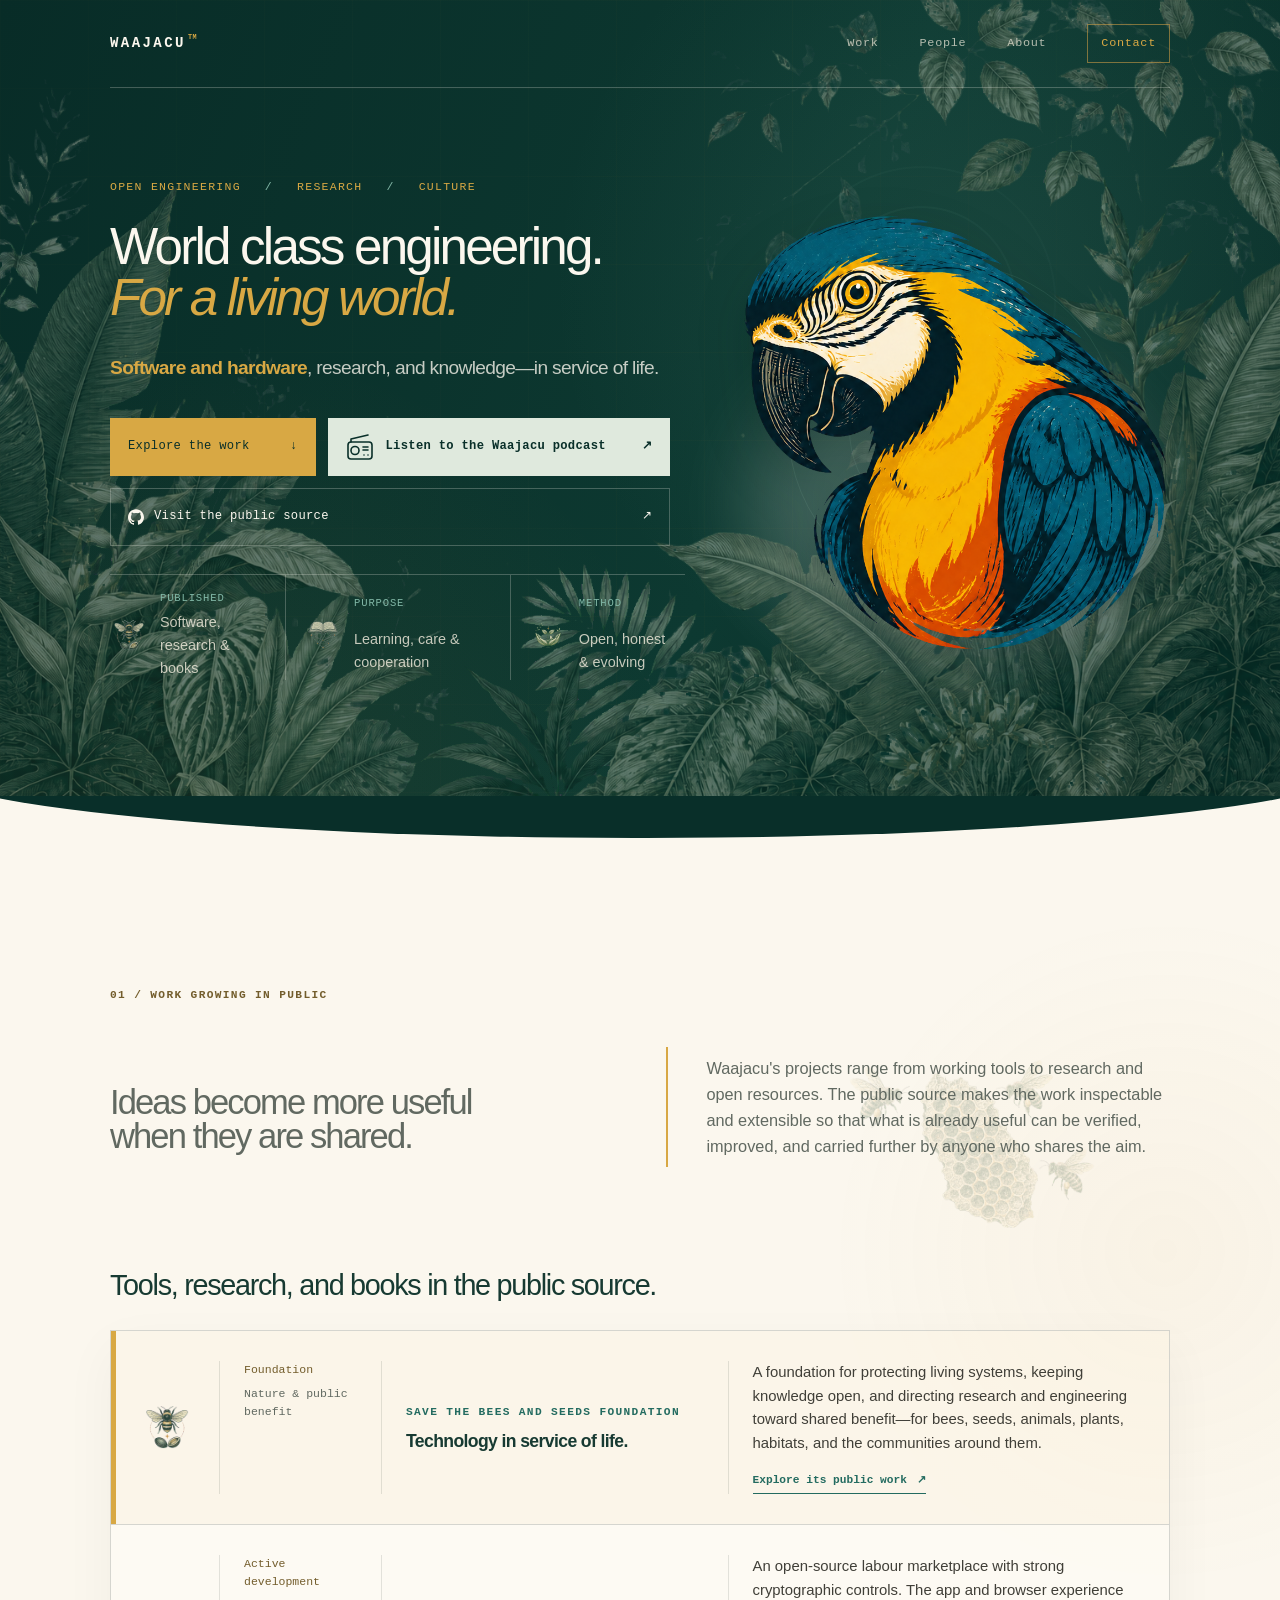
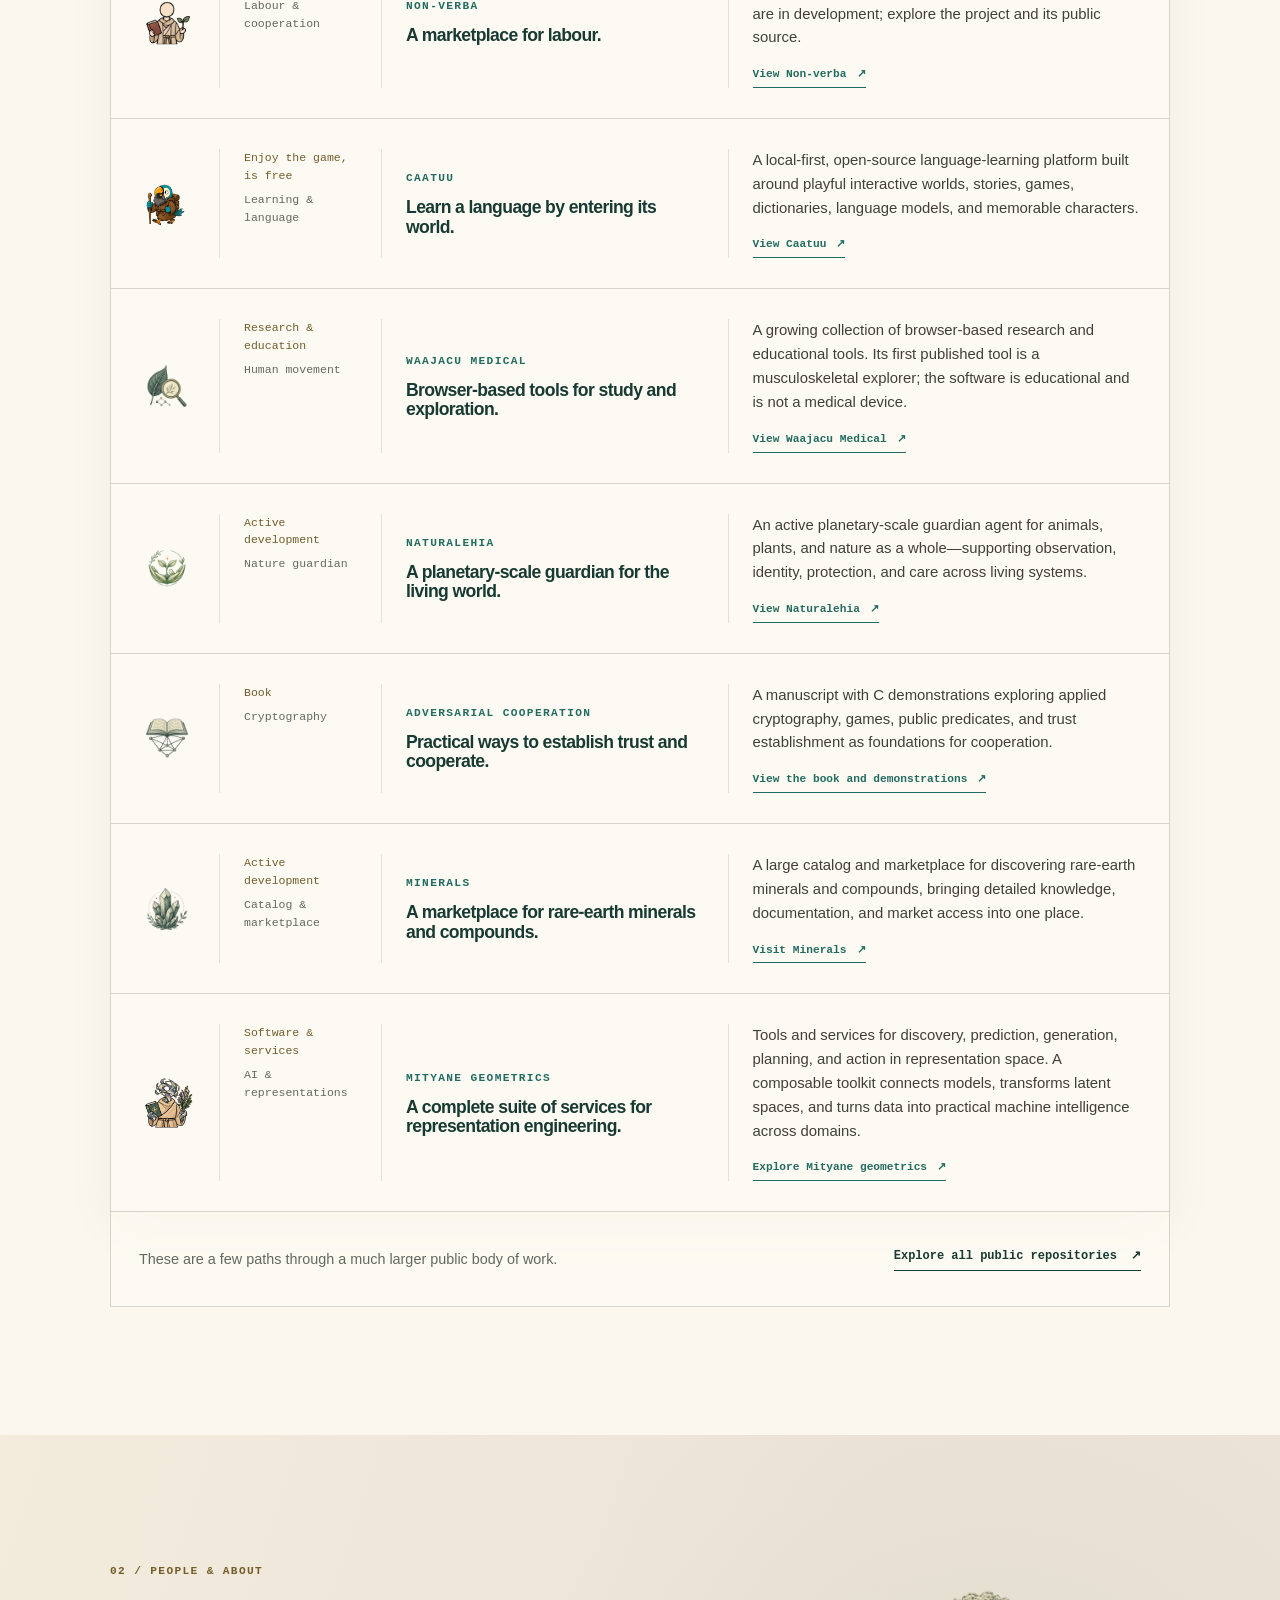
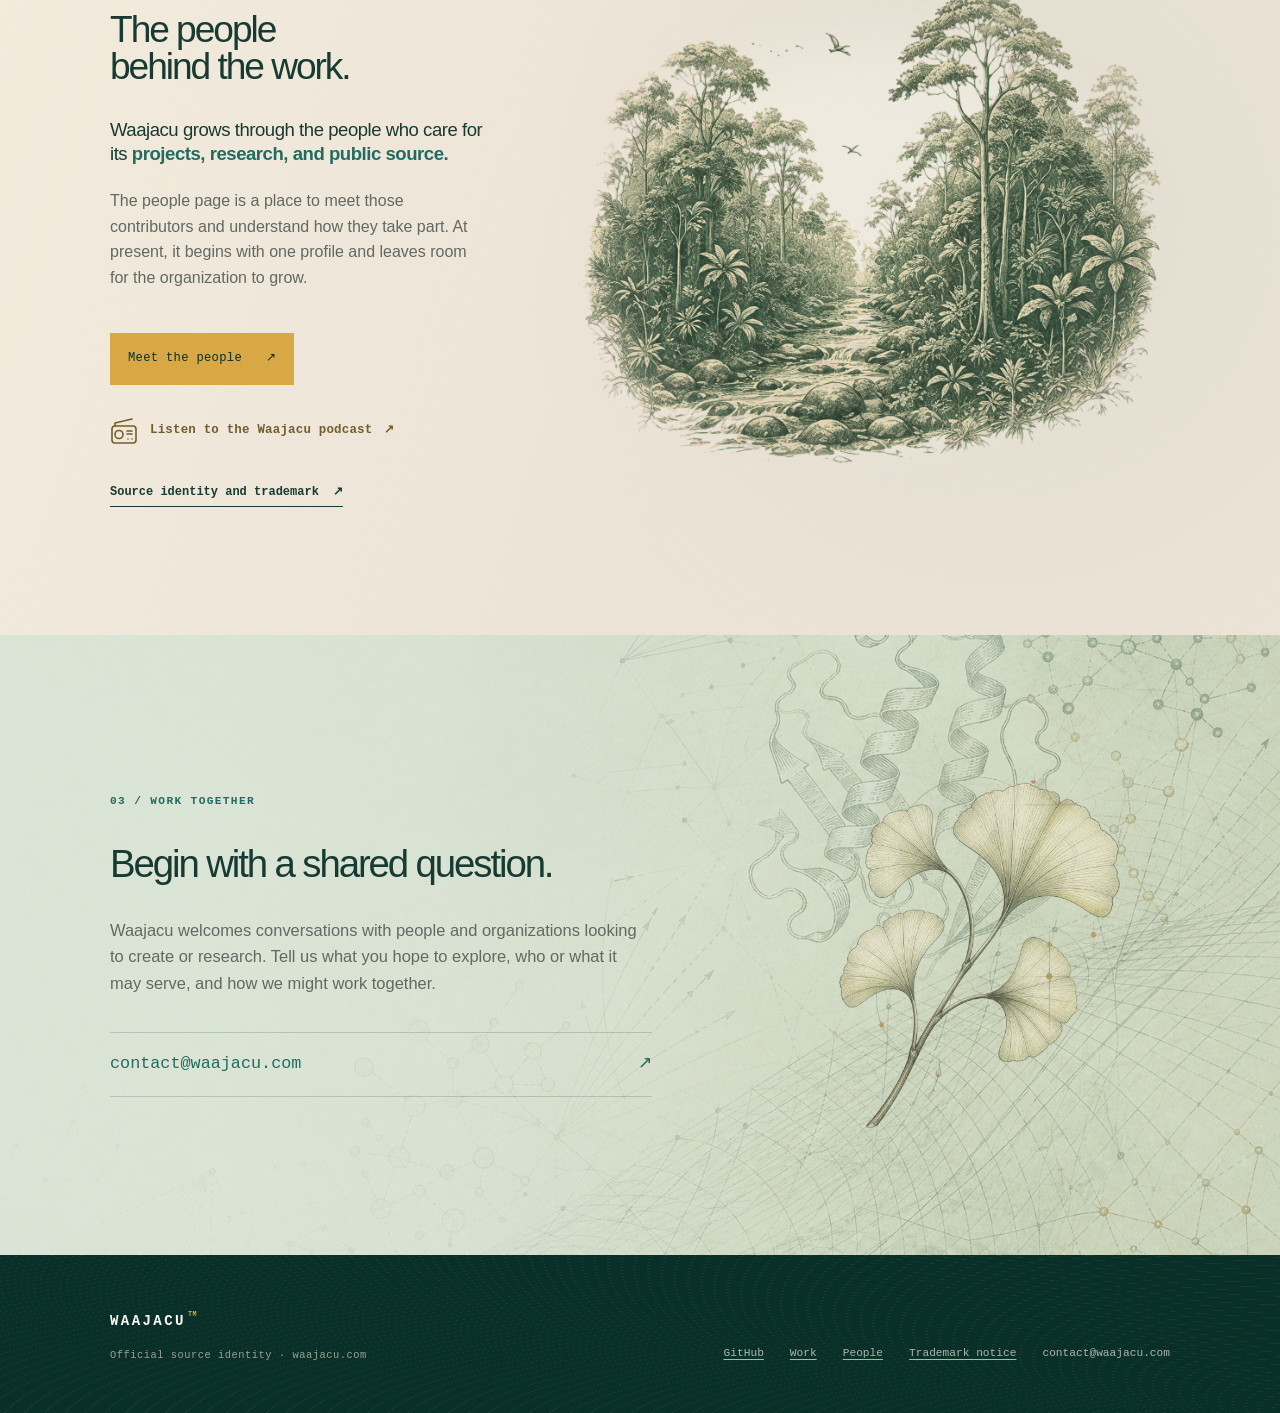
<file: index.html>
<!doctype html>
<html lang="en">
<head>
    <meta charset="utf-8">
    <meta name="viewport" content="width=device-width, initial-scale=1">
    <title>Waajacu | Open work for learning, care, and cooperation</title>
    <meta name="description" content="Waajacu publishes open software, research, books, and educational tools across learning, care, cooperation, and responsible technology.">
    <meta name="theme-color" content="#092f29">
    <meta name="color-scheme" content="dark light">

    <link rel="canonical" href="https://waajacu.com/">
    <link rel="icon" href="./favicon.ico" sizes="any">
    <link rel="preload" href="./src/waajacu-logo-transparent.png" as="image" fetchpriority="high">
    <link rel="stylesheet" href="./styles.css?v=20261024c">

    <meta property="og:type" content="website">
    <meta property="og:site_name" content="Waajacu">
    <meta property="og:url" content="https://waajacu.com/">
    <meta property="og:title" content="Waajacu | Open work for learning, care, and cooperation">
    <meta property="og:description" content="Open software, research, books, and educational tools made with care and shared in public.">
    <meta property="og:image" content="https://waajacu.com/src/waajacu-logo-transparent.png">
    <meta property="og:image:width" content="1254">
    <meta property="og:image:height" content="1254">
    <meta property="og:image:alt" content="Waajacu logo with an illustrated blue-and-gold macaw and wordmark.">
    <meta name="twitter:card" content="summary_large_image">
    <meta name="twitter:title" content="Waajacu | Open work for learning, care, and cooperation">
    <meta name="twitter:description" content="Open software, research, books, and educational tools made with care and shared in public.">
    <meta name="twitter:image" content="https://waajacu.com/src/waajacu-logo-transparent.png">

    <script type="application/ld+json">
    {
        "@context": "https://schema.org",
        "@type": "Organization",
        "name": "Waajacu",
        "url": "https://waajacu.com/",
        "description": "A public-source research and engineering organization publishing open software, research, books, and educational tools.",
        "email": "contact@waajacu.com",
        "knowsAbout": [
            "Open source software",
            "Language learning",
            "Conservation technology",
            "Applied cryptography",
            "Artificial intelligence",
            "Mathematical modeling",
            "Robotics",
            "Cooperation"
        ],
        "sameAs": [
            "https://github.com/savethebeesandseeds"
        ]
    }
    </script>
</head>
<body id="top" class="home">
    <a class="skip-link" href="#main">Skip to content</a>

    <header class="site-header">
        <img
            class="hero-botanical"
            src="./src/artwork/hero-botanical-v2.png"
            width="1536"
            height="1024"
            alt=""
            aria-hidden="true"
            decoding="async">
        <div class="shell">
            <div class="topbar">
                <a class="brand" href="#top" aria-label="Waajacu home">
                    <span class="brand-dot" aria-hidden="true"></span>
                    <span>Waajacu<sup>TM</sup></span>
                </a>

                <nav class="nav" aria-label="Primary navigation">
                    <a href="#work">Work</a>
                    <a href="./about/">People</a>
                    <a href="#about">About</a>
                    <a class="nav-contact" href="mailto:contact@waajacu.com?subject=Hello%20Waajacu">Contact</a>
                </nav>
            </div>

            <div class="hero">
                <div class="hero-copy">
                    <p class="eyebrow"><span>Open engineering</span><span>Research</span><span>Culture</span></p>
                    <h1 class="hero-title">
                        <span class="hero-title-line">World class engineering.</span>
                        <span class="hero-title-accent">For a living world.</span>
                    </h1>
                    <p class="hero-lead">
                        <strong>Software and hardware</strong>, research, and knowledge—in service of life.
                    </p>

                    <div class="hero-actions">
                        <a class="button button-primary" href="#work">Explore the work <span aria-hidden="true">↓</span></a>
                        <a class="button button-radio" href="https://radio.waajacu.com/">
                            <svg class="radio-icon" viewBox="0 0 28 28" fill="none" stroke="currentColor" stroke-width="1.6" stroke-linecap="round" stroke-linejoin="round" aria-hidden="true" focusable="false">
                                <path d="M5 9V6l17-4"/>
                                <rect x="2" y="9" width="24" height="17" rx="3"/>
                                <circle cx="9" cy="17.5" r="4"/>
                                <path d="M17 14h5m-5 3h5"/>
                                <circle cx="18" cy="22" r="0.8" fill="currentColor" stroke="none"/>
                                <circle cx="22" cy="22" r="0.8" fill="currentColor" stroke="none"/>
                            </svg>
                            <span>Listen to the Waajacu podcast</span>
                            <span aria-hidden="true">↗</span>
                        </a>
                        <a class="button button-quiet button-source" href="https://github.com/savethebeesandseeds">
                            <span class="button-label"><img class="button-icon" src="./src/icons/github.svg" width="16" height="16" alt="">Visit the public source</span>
                            <span aria-hidden="true">↗</span>
                        </a>
                    </div>

                    <dl class="hero-facts" aria-label="Waajacu at a glance">
                        <div>
                            <dt>Published</dt>
                            <dd>Software, research &amp; books</dd>
                        </div>
                        <div>
                            <dt>Purpose</dt>
                            <dd>Learning, care &amp; cooperation</dd>
                        </div>
                        <div>
                            <dt>Method</dt>
                            <dd>Open, honest &amp; evolving</dd>
                        </div>
                    </dl>
                </div>

                <figure class="hero-visual">
                    <div class="hero-mark">
                        <img
                            src="./src/waajacu-logo-transparent.png"
                            width="1254"
                            height="1254"
                            alt="Waajacu logo with an illustrated blue-and-gold macaw above the wordmark"
                            fetchpriority="high">
                    </div>
                    <figcaption class="visually-hidden">Official Waajacu mark</figcaption>
                </figure>
            </div>
        </div>
        <div class="hero-wave" aria-hidden="true"></div>
    </header>

    <main id="main">
        <section class="section section-paper" id="work">
            <div class="shell">
                <header class="section-heading work-intro">
                    <p class="section-label">01 / Work growing in public</p>
                    <div class="work-intro-grid">
                        <p class="work-statement">Ideas become more useful when they are shared.</p>
                        <p class="work-summary">
                            Waajacu's projects range from working tools to research and
                            open resources. The public source makes the work inspectable
                            and extensible so that what is already useful can be verified,
                            improved, and carried further by anyone who shares the aim.
                        </p>
                    </div>
                    <img
                        class="work-hive-art"
                        src="./src/artwork/bees-honey-study.png"
                        width="1536"
                        height="1024"
                        alt=""
                        aria-hidden="true"
                        loading="lazy"
                        decoding="async">
                </header>

                <div class="work-catalog-heading">
                    <h2>Tools, research, and books in the public source.</h2>
                </div>

                <div class="experience-list project-list">
                    <article class="experience-item project-item project-featured">
                        <div class="project-symbol" aria-hidden="true"><img src="./src/artwork/icons/foundation.png" width="512" height="512" alt="" loading="lazy" decoding="async"></div>
                        <div class="experience-meta">
                            <p>Foundation</p>
                            <p>Nature &amp; public benefit</p>
                        </div>
                        <div class="experience-title">
                            <p class="overline">Save the Bees and Seeds Foundation</p>
                            <h3>Technology in service of life.</h3>
                        </div>
                        <div class="experience-detail">
                            <p>
                                A foundation for protecting living systems, keeping knowledge
                                open, and directing research and engineering toward shared
                                benefit—for bees, seeds, animals, plants, habitats, and the
                                communities around them.
                            </p>
                            <a class="project-link" href="https://github.com/savethebeesandseeds">Explore its public work <span aria-hidden="true">↗</span></a>
                        </div>
                    </article>

                    <article class="experience-item project-item" id="non-verba">
                        <div class="project-symbol" aria-hidden="true"><img src="./src/artwork/icons/non-verba.png" width="1254" height="1254" alt="" loading="lazy" decoding="async"></div>
                        <div class="experience-meta">
                            <p>Active development</p>
                            <p>Labour &amp; cooperation</p>
                        </div>
                        <div class="experience-title">
                            <p class="overline">Non-verba</p>
                            <h3>A marketplace for labour.</h3>
                        </div>
                        <div class="experience-detail">
                            <p>
                                An open-source labour marketplace with strong cryptographic
                                controls. The app and browser experience are in development;
                                explore the project and its public source.
                            </p>
                            <a class="project-link" href="https://non-verba.com/">View Non-verba <span aria-hidden="true">↗</span></a>
                        </div>
                    </article>

                    <article class="experience-item project-item">
                        <div class="project-symbol" aria-hidden="true"><img src="./src/artwork/icons/caatuu-macaw.png" width="165" height="192" alt="" loading="lazy" decoding="async"></div>
                        <div class="experience-meta">
                            <p>Enjoy the game, is free</p>
                            <p>Learning &amp; language</p>
                        </div>
                        <div class="experience-title">
                            <p class="overline">Caatuu</p>
                            <h3>Learn a language by entering its world.</h3>
                        </div>
                        <div class="experience-detail">
                            <p>
                                A local-first, open-source language-learning platform built
                                around playful interactive worlds, stories, games,
                                dictionaries, language models, and memorable characters.
                            </p>
                            <a
                                class="project-link resilient-project-link"
                                href="https://caatuu.waajacu.com"
                                data-live-url="https://caatuu.waajacu.com"
                                data-health-url="https://caatuu.waajacu.com/cz/icons/caatuu-czech-192.png"
                                data-health-mode="image"
                                data-fallback-url="https://github.com/savethebeesandseeds/caatuu">View Caatuu <span aria-hidden="true">↗</span></a>
                        </div>
                    </article>

                    <article class="experience-item project-item">
                        <div class="project-symbol" aria-hidden="true"><img src="./src/artwork/icons/medical.png" width="512" height="512" alt="" loading="lazy" decoding="async"></div>
                        <div class="experience-meta">
                            <p>Research &amp; education</p>
                            <p>Human movement</p>
                        </div>
                        <div class="experience-title">
                            <p class="overline">Waajacu Medical</p>
                            <h3>Browser-based tools for study and exploration.</h3>
                        </div>
                        <div class="experience-detail">
                            <p>
                                A growing collection of browser-based research and educational
                                tools. Its first published tool is a musculoskeletal explorer;
                                the software is educational and is not a medical device.
                            </p>
                            <a
                                class="project-link resilient-project-link"
                                href="https://medical.waajacu.com"
                                data-live-url="https://medical.waajacu.com"
                                data-health-url="https://medical.waajacu.com/"
                                data-health-mode="cors"
                                data-fallback-url="https://github.com/savethebeesandseeds/medical">View Waajacu Medical <span aria-hidden="true">↗</span></a>
                        </div>
                    </article>

                    <article class="experience-item project-item">
                        <div class="project-symbol" aria-hidden="true"><img src="./src/artwork/icons/naturalehia-care.png" width="512" height="512" alt="" loading="lazy" decoding="async"></div>
                        <div class="experience-meta">
                            <p>Active development</p>
                            <p>Nature guardian</p>
                        </div>
                        <div class="experience-title">
                            <p class="overline">Naturalehia</p>
                            <h3>A planetary-scale guardian for the living world.</h3>
                        </div>
                        <div class="experience-detail">
                            <p>
                                An active planetary-scale guardian agent for animals, plants,
                                and nature as a whole—supporting observation, identity,
                                protection, and care across living systems.
                            </p>
                            <a
                                class="project-link resilient-project-link"
                                href="https://naturalehia.waajacu.com"
                                data-live-url="https://naturalehia.waajacu.com"
                                data-health-url="https://naturalehia.waajacu.com/"
                                data-health-mode="cors"
                                data-fallback-url="https://github.com/savethebeesandseeds/naturalehia">View Naturalehia <span aria-hidden="true">↗</span></a>
                        </div>
                    </article>

                    <article class="experience-item project-item">
                        <div class="project-symbol" aria-hidden="true"><img src="./src/artwork/icons/cooperation.png" width="512" height="512" alt="" loading="lazy" decoding="async"></div>
                        <div class="experience-meta">
                            <p>Book</p>
                            <p>Cryptography</p>
                        </div>
                        <div class="experience-title">
                            <p class="overline">Adversarial Cooperation</p>
                            <h3>Practical ways to establish trust and cooperate.</h3>
                        </div>
                        <div class="experience-detail">
                            <p>
                                A manuscript with C demonstrations exploring applied
                                cryptography, games, public predicates, and trust establishment
                                as foundations for cooperation.
                            </p>
                            <a class="project-link" href="https://github.com/savethebeesandseeds/adversarial_cooperation">View the book and demonstrations <span aria-hidden="true">↗</span></a>
                        </div>
                    </article>

                    <article class="experience-item project-item">
                        <div class="project-symbol" aria-hidden="true"><img src="./src/artwork/icons/minerals.png" width="512" height="512" alt="" loading="lazy" decoding="async"></div>
                        <div class="experience-meta">
                            <p>Active development</p>
                            <p>Catalog &amp; marketplace</p>
                        </div>
                        <div class="experience-title">
                            <p class="overline">Minerals</p>
                            <h3>A marketplace for rare-earth minerals and compounds.</h3>
                        </div>
                        <div class="experience-detail">
                            <p>
                                A large catalog and marketplace for discovering rare-earth
                                minerals and compounds, bringing detailed knowledge,
                                documentation, and market access into one place.
                            </p>
                            <a
                                class="project-link resilient-project-link"
                                href="https://minerals.waajacu.com"
                                data-live-url="https://minerals.waajacu.com"
                                data-health-url="https://minerals.waajacu.com/catalog-manifest.json"
                                data-health-mode="cors"
                                data-fallback-url="https://github.com/savethebeesandseeds/minerals">Visit Minerals <span aria-hidden="true">↗</span></a>
                        </div>
                    </article>

                    <article class="experience-item project-item" id="mityane-geometrics">
                        <div class="project-symbol" aria-hidden="true"><img src="./src/artwork/icons/mityane-geometrics.webp" width="384" height="384" alt="" loading="lazy" decoding="async"></div>
                        <div class="experience-meta">
                            <p>Software &amp; services</p>
                            <p>AI &amp; representations</p>
                        </div>
                        <div class="experience-title">
                            <p class="overline">Mityane geometrics</p>
                            <h3>A complete suite of services for representation engineering.</h3>
                        </div>
                        <div class="experience-detail">
                            <p>
                                Tools and services for discovery, prediction, generation,
                                planning, and action in representation space. A composable
                                toolkit connects models, transforms latent spaces, and
                                turns data into practical machine intelligence across
                                domains.
                            </p>
                            <a class="project-link" href="https://github.com/savethebeesandseeds/Mityane-geometrics">Explore Mityane geometrics <span aria-hidden="true">↗</span></a>
                        </div>
                    </article>
                </div>

                <div class="section-link-row">
                    <p>These are a few paths through a much larger public body of work.</p>
                    <a class="text-link" href="https://github.com/savethebeesandseeds?tab=repositories">Explore all public repositories <span aria-hidden="true">↗</span></a>
                </div>
            </div>
        </section>

        <section class="section section-about" id="about">
            <div class="shell about-layout">
                <div class="about-content">
                    <div class="about-heading">
                        <p class="section-label">02 / People &amp; about</p>
                        <h2><span>The people</span><span>behind the work.</span></h2>
                    </div>

                    <div class="about-copy">
                        <p class="about-lead">
                            Waajacu grows through the people who care for its <strong>projects,
                            research, and public source.</strong>
                        </p>
                        <p>
                            The people page is a place to meet those contributors and understand
                            how they take part. At present, it begins with one profile and leaves
                            room for the organization to grow.
                        </p>

                        <div class="about-links">
                            <a class="button button-primary" href="./about/">Meet the people <span aria-hidden="true">↗</span></a>
                            <a class="radio-link" href="https://radio.waajacu.com/">
                                <svg class="radio-icon" viewBox="0 0 28 28" fill="none" stroke="currentColor" stroke-width="1.6" stroke-linecap="round" stroke-linejoin="round" aria-hidden="true" focusable="false">
                                    <path d="M5 9V6l17-4"/>
                                    <rect x="2" y="9" width="24" height="17" rx="3"/>
                                    <circle cx="9" cy="17.5" r="4"/>
                                    <path d="M17 14h5m-5 3h5"/>
                                    <circle cx="18" cy="22" r="0.8" fill="currentColor" stroke="none"/>
                                    <circle cx="22" cy="22" r="0.8" fill="currentColor" stroke="none"/>
                                </svg>
                                <span class="radio-label">Listen to the Waajacu podcast</span>
                                <span aria-hidden="true">↗</span>
                            </a>
                            <div class="about-trademark">
                                <a class="text-link" href="./TRADEMARKS.md">Source identity and trademark <span aria-hidden="true">↗</span></a>
                            </div>
                        </div>
                    </div>
                </div>

                <figure class="about-visual" aria-hidden="true">
                    <img src="./src/artwork/forest-original-cut-alpha.png" width="1036" height="888" alt="" loading="lazy" decoding="async">
                </figure>
            </div>
        </section>

        <section class="contact-section" id="contact">
            <div class="shell contact-layout">
                <div class="contact-content">
                    <p class="section-label">03 / Work together</p>
                    <h2>Begin with a shared question.</h2>
                    <div class="contact-copy">
                        <p>
                            Waajacu welcomes conversations with people and organizations looking
                            to create or research. Tell us what you hope to explore, who or what it
                            may serve, and how we might work together.
                        </p>
                        <a class="contact-email" href="mailto:contact@waajacu.com?subject=Hello%20Waajacu&amp;body=What%20would%20you%20like%20to%20create%20or%20research%3F%0A%0AWho%20or%20what%20should%20it%20serve%3F%0A%0AHow%20might%20we%20work%20together%3F%0A">contact@waajacu.com <span aria-hidden="true">↗</span></a>
                    </div>
                </div>
                <figure class="contact-visual" aria-hidden="true">
                    <img src="./src/artwork/ginkgo-study.png" width="1254" height="1254" alt="" loading="lazy" decoding="async">
                </figure>
            </div>
        </section>
    </main>

    <footer class="site-footer">
        <div class="shell footer-layout">
            <div>
                <a class="brand footer-brand" href="#top">
                    <span class="brand-dot" aria-hidden="true"></span>
                    <span>Waajacu<sup>TM</sup></span>
                </a>
                <p>Official source identity · waajacu.com</p>
            </div>
            <nav aria-label="Footer navigation">
                <a href="https://github.com/savethebeesandseeds">GitHub</a>
                <a href="#work">Work</a>
                <a href="./about/">People</a>
                <a href="./TRADEMARKS.md">Trademark notice</a>
                <span class="footer-email"><!--email_off-->contact@waajacu.com<!--/email_off--></span>
            </nav>
        </div>
    </footer>
    <script defer src="./src/project-links.js?v=20260822b"></script>
</body>
</html>
</file>
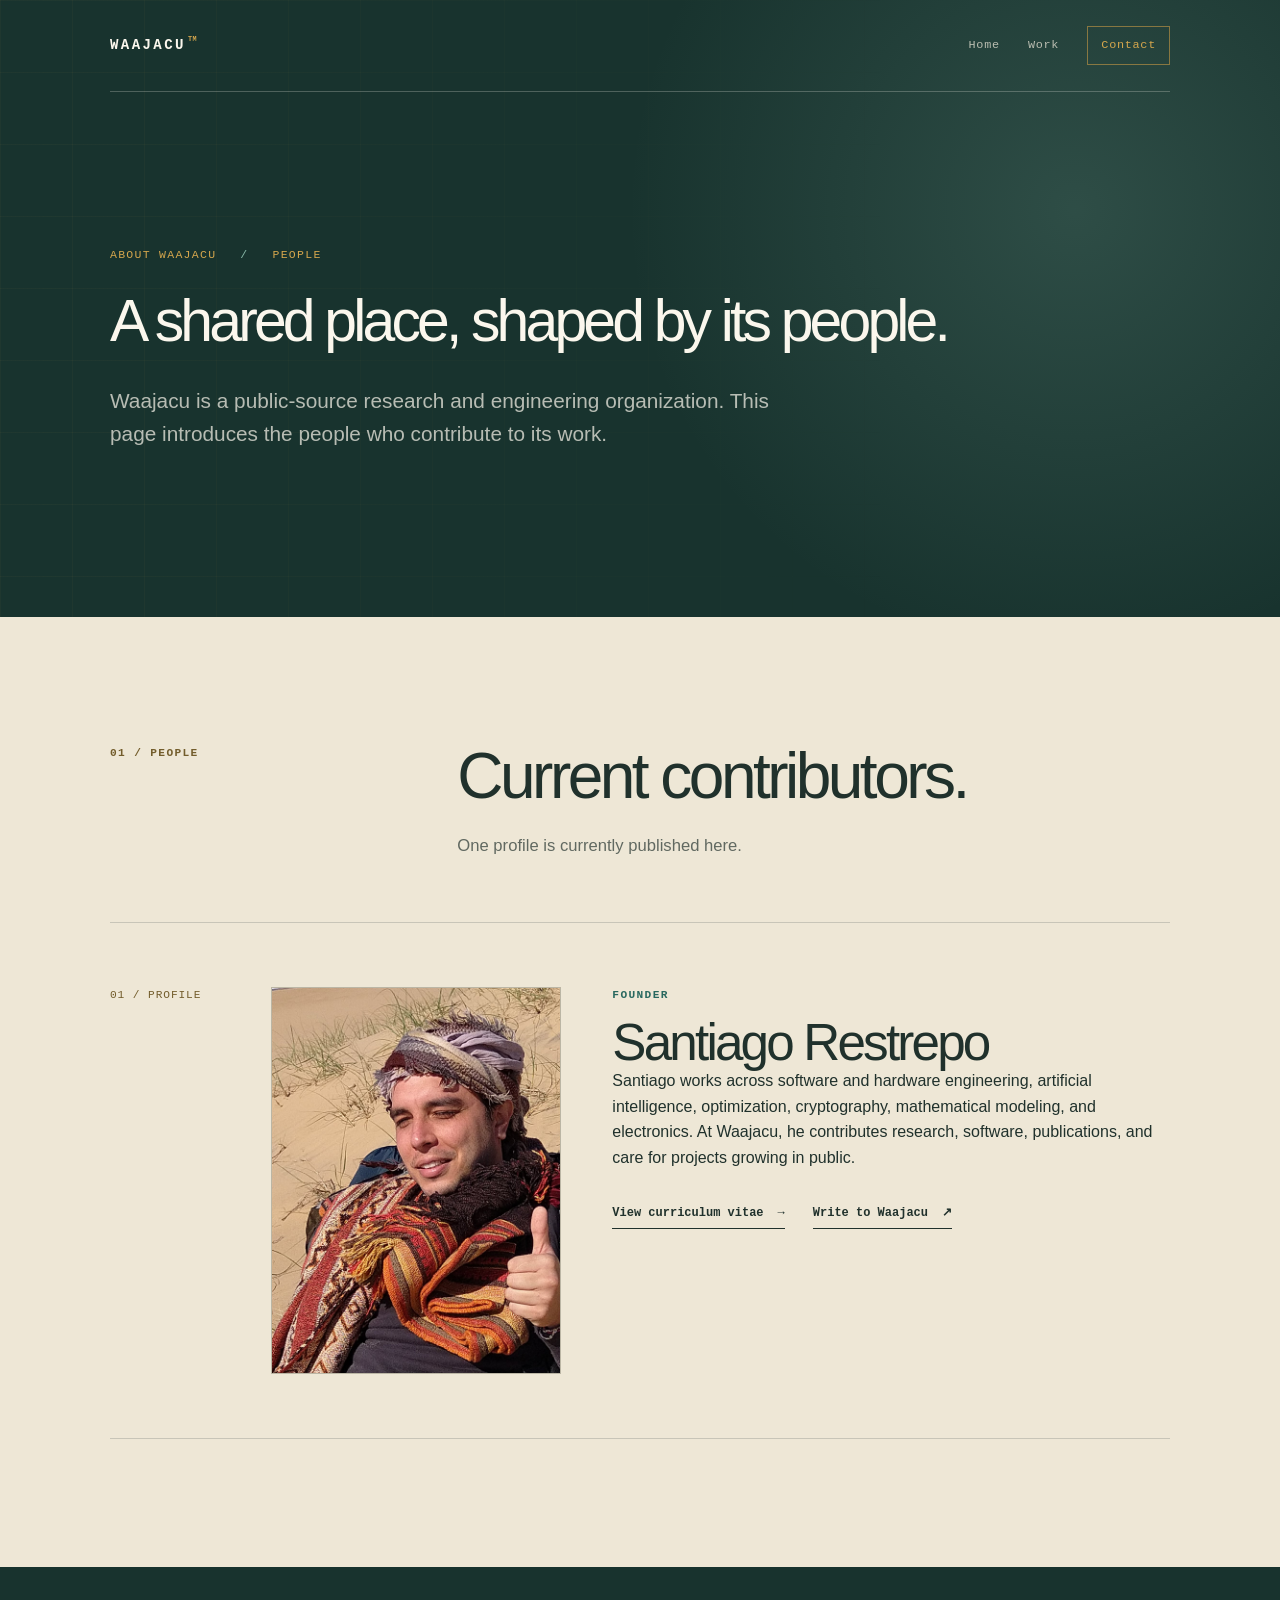
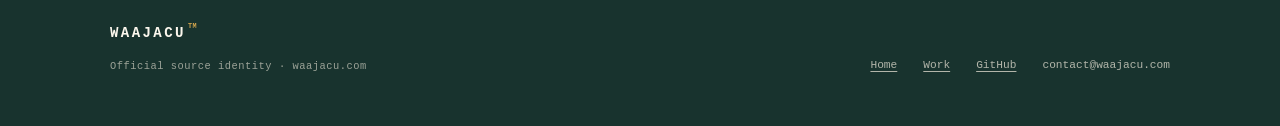
<file: about/index.html>
<!doctype html>
<html lang="en">
<head>
    <meta charset="utf-8">
    <meta name="viewport" content="width=device-width, initial-scale=1">
    <title>About &amp; People | Waajacu</title>
    <meta name="description" content="About Waajacu and the people contributing to its public research, engineering, and cultural work.">
    <meta name="theme-color" content="#18332e">
    <meta name="color-scheme" content="dark light">

    <link rel="canonical" href="https://waajacu.com/about/">
    <link rel="icon" href="../favicon.ico" sizes="any">
    <link rel="stylesheet" href="../styles.css?v=20261018a">

    <meta property="og:type" content="website">
    <meta property="og:site_name" content="Waajacu">
    <meta property="og:url" content="https://waajacu.com/about/">
    <meta property="og:title" content="About &amp; People | Waajacu">
    <meta property="og:description" content="Meet the people contributing to Waajacu and learn about the organization they are helping to grow.">
</head>
<body class="subpage" id="top">
    <a class="skip-link" href="#main">Skip to content</a>

    <header class="subpage-header">
        <div class="shell">
            <div class="topbar">
                <a class="brand" href="../" aria-label="Waajacu home">
                    <span>Waajacu<sup>TM</sup></span>
                </a>

                <nav class="nav" aria-label="Primary navigation">
                    <a href="../">Home</a>
                    <a href="../#work">Work</a>
                    <a class="nav-contact" href="mailto:contact@waajacu.com?subject=Hello%20Waajacu">Contact</a>
                </nav>
            </div>

            <div class="subpage-hero">
                <p class="eyebrow"><span>About Waajacu</span><span>People</span></p>
                <h1>A shared place, shaped by its people.</h1>
                <p class="subpage-lead">
                    Waajacu is a public-source research and engineering organization.
                    This page introduces the people who contribute to its work.
                </p>
            </div>
        </div>
    </header>

    <main id="main">
        <section class="section section-paper" id="people">
            <div class="shell">
                <header class="section-heading compact-heading">
                    <p class="section-label">01 / People</p>
                    <div>
                        <h2>Current contributors.</h2>
                        <p>One profile is currently published here.</p>
                    </div>
                </header>

                <article class="person-card">
                    <p class="person-number">01 / Profile</p>
                    <figure class="person-portrait">
                        <img
                            src="../src/people/santiago-restrepo.jpg"
                            width="1200"
                            height="1600"
                            alt="Portrait of Santiago Restrepo outdoors among sand dunes"
                            loading="lazy"
                            decoding="async">
                    </figure>
                    <div class="person-copy">
                        <p class="overline">Founder</p>
                        <h3>Santiago Restrepo</h3>
                        <p>
                            Santiago works across software and hardware engineering, artificial
                            intelligence, optimization, cryptography, mathematical modeling, and
                            electronics. At Waajacu, he contributes research, software,
                            publications, and care for projects growing in public.
                        </p>
                        <div class="person-actions">
                            <a class="text-link" href="./cv/">View curriculum vitae <span aria-hidden="true">→</span></a>
                            <a class="text-link" href="mailto:contact@waajacu.com?subject=Hello%20Waajacu">Write to Waajacu <span aria-hidden="true">↗</span></a>
                        </div>
                    </div>
                </article>
            </div>
        </section>
    </main>

    <footer class="site-footer">
        <div class="shell footer-layout">
            <div>
                <a class="brand footer-brand" href="../">
                    <span>Waajacu<sup>TM</sup></span>
                </a>
                <p>Official source identity · waajacu.com</p>
            </div>
            <nav aria-label="Footer navigation">
                <a href="../">Home</a>
                <a href="../#work">Work</a>
                <a href="https://github.com/savethebeesandseeds">GitHub</a>
                <span class="footer-email"><!--email_off-->contact@waajacu.com<!--/email_off--></span>
            </nav>
        </div>
    </footer>
</body>
</html>
</file>
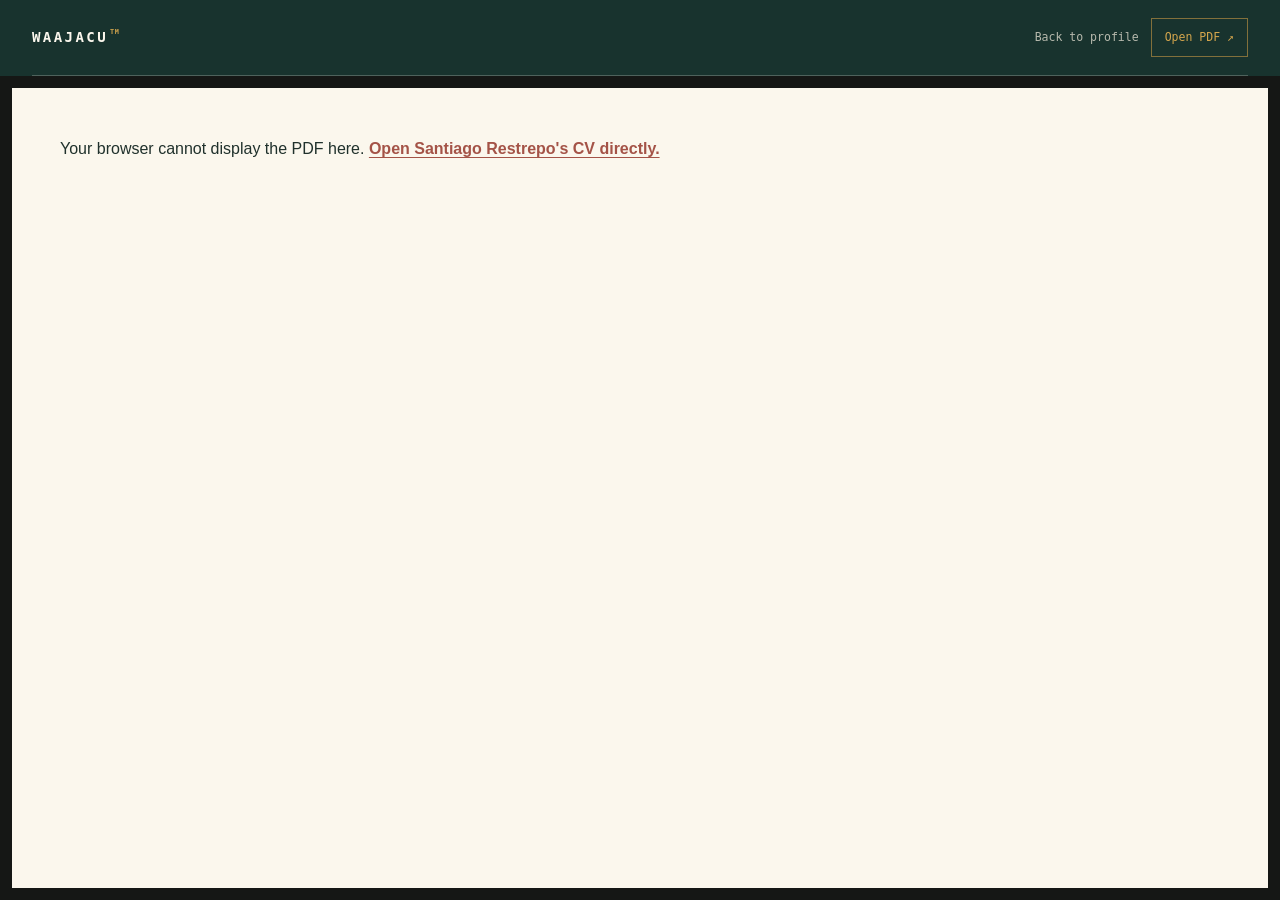
<file: about/cv/index.html>
<!doctype html>
<html lang="en">
<head>
    <meta charset="utf-8">
    <meta name="viewport" content="width=device-width, initial-scale=1">
    <meta name="description" content="Curriculum vitae of Santiago Restrepo, hosted by Waajacu.">
    <meta name="theme-color" content="#080a09">
    <title>Santiago Restrepo | Curriculum Vitae</title>
    <link rel="canonical" href="https://waajacu.com/about/cv/">
    <link rel="icon" href="../../favicon.ico" sizes="any">
    <link rel="stylesheet" href="../../styles.css?v=20260822a">
    <style>
        html,
        body {
            height: 100%;
        }

        body.cv-page {
            display: grid;
            grid-template-rows: auto minmax(0, 1fr);
            background: var(--black);
        }

        .cv-header {
            background: var(--black);
            color: var(--ivory);
        }

        .cv-header .topbar {
            min-height: 76px;
        }

        .cv-actions {
            display: flex;
            align-items: center;
            gap: 12px;
        }

        .cv-actions a {
            color: rgba(244, 237, 222, 0.72);
            font-family: var(--mono);
            font-size: 0.72rem;
            text-decoration: none;
        }

        .cv-actions a:hover,
        .cv-actions a:focus-visible {
            color: var(--gold);
        }

        .cv-actions .open-pdf {
            padding: 9px 13px;
            border: 1px solid rgba(207, 157, 70, 0.58);
            color: var(--gold);
        }

        .cv-actions .open-pdf:hover,
        .cv-actions .open-pdf:focus-visible {
            background: var(--gold);
            color: var(--black);
        }

        .cv-document {
            min-height: 0;
            padding: 12px;
            background: #151715;
        }

        .cv-document object {
            width: 100%;
            height: 100%;
            border: 0;
            background: #ffffff;
        }

        .fallback {
            min-height: 100%;
            padding: 48px;
            background: var(--ivory);
            color: var(--ink);
        }

        .fallback a {
            color: var(--oxblood);
            font-weight: 700;
            text-underline-offset: 0.2em;
        }

        @media (max-width: 560px) {
            .cv-header .topbar {
                align-items: flex-start;
                flex-direction: column;
                gap: 12px;
                padding: 16px 0;
            }

            .cv-actions {
                width: 100%;
                justify-content: space-between;
            }

            .cv-document {
                padding: 0;
            }
        }
    </style>
</head>
<body class="cv-page">
    <a class="skip-link" href="#cv-document">Skip to CV document</a>
    <header class="cv-header">
        <div class="shell topbar">
            <a class="brand" href="../../" aria-label="Waajacu home">
                <span class="brand-dot" aria-hidden="true"></span>
                <span>Waajacu<sup>TM</sup></span>
            </a>
            <h1 class="visually-hidden">Santiago Restrepo — Curriculum Vitae</h1>
            <nav class="cv-actions" aria-label="Curriculum vitae navigation">
                <a href="../">Back to profile</a>
                <a class="open-pdf" href="../../src/documents/curriculum_Santiago_Restrepo_cz.pdf">Open PDF ↗</a>
            </nav>
        </div>
    </header>

    <main class="cv-document" id="cv-document">
        <object
            data="../../src/documents/curriculum_Santiago_Restrepo_cz.pdf#view=FitH"
            type="application/pdf"
            aria-label="Curriculum vitae of Santiago Restrepo">
            <p class="fallback">
                Your browser cannot display the PDF here.
                <a href="../../src/documents/curriculum_Santiago_Restrepo_cz.pdf">Open Santiago Restrepo's CV directly.</a>
            </p>
        </object>
    </main>
</body>
</html>
</file>
<file: styles.css>
:root {
    --black: #18332e;
    --black-soft: #24453e;
    --ivory: #fbf7ed;
    --paper: #eee7d6;
    --paper-deep: #ded4bf;
    --ink: #20312c;
    --muted: #616961;
    --gold: #d4a64d;
    --gold-dark: #735d2c;
    --oxblood: #a45347;
    --teal: #28685f;
    --teal-light: #87b7a7;
    --line-dark: rgba(251, 247, 237, 0.24);
    --line-light: rgba(32, 49, 44, 0.18);
    --sans: "Helvetica Neue", "Segoe UI", Arial, sans-serif;
    --mono: ui-monospace, "Cascadia Mono", "SFMono-Regular", Consolas, monospace;
}

*,
*::before,
*::after {
    box-sizing: border-box;
}

html {
    scroll-behavior: smooth;
}

body {
    margin: 0;
    background: var(--ivory);
    color: var(--ink);
    font-family: var(--sans);
    font-size: 16px;
    line-height: 1.6;
    text-rendering: optimizeLegibility;
}

body,
a {
    cursor: default;
}

a,
button {
    cursor: pointer;
}

a {
    color: inherit;
}

img {
    display: block;
    max-width: 100%;
}

h1,
h2,
h3,
p,
dl,
dd,
ol,
ul,
figure {
    margin: 0;
}

ul,
ol {
    padding: 0;
}

::selection {
    background: var(--gold);
    color: var(--black);
}

:focus-visible {
    outline: 3px solid var(--gold);
    outline-offset: 4px;
}

.visually-hidden {
    position: absolute !important;
    width: 1px;
    height: 1px;
    padding: 0;
    overflow: hidden;
    clip: rect(0 0 0 0);
    clip-path: inset(50%);
    white-space: nowrap;
    border: 0;
}

.skip-link {
    position: fixed;
    top: 12px;
    left: 12px;
    z-index: 20;
    transform: translateY(-160%);
    padding: 10px 14px;
    background: var(--ivory);
    color: var(--black);
    font-family: var(--mono);
    font-size: 0.8rem;
    text-decoration: none;
}

.skip-link:focus {
    transform: translateY(0);
}

.shell {
    width: min(1240px, calc(100% - 64px));
    margin-inline: auto;
}

.site-header {
    position: relative;
    overflow: hidden;
    min-height: 100svh;
    background:
        radial-gradient(circle at 82% 28%, rgba(135, 183, 167, 0.22), transparent 31rem),
        radial-gradient(circle at 10% 94%, rgba(212, 166, 77, 0.12), transparent 34rem),
        var(--black);
    color: var(--ivory);
    isolation: isolate;
}

.site-header::before {
    position: absolute;
    inset: 0;
    z-index: -1;
    content: "";
    background-image:
        linear-gradient(rgba(207, 157, 70, 0.045) 1px, transparent 1px),
        linear-gradient(90deg, rgba(207, 157, 70, 0.045) 1px, transparent 1px);
    background-size: 72px 72px;
    mask-image: linear-gradient(90deg, #000, transparent 62%);
}

.topbar {
    display: flex;
    align-items: center;
    justify-content: space-between;
    gap: 32px;
    min-height: 92px;
    border-bottom: 1px solid var(--line-dark);
}

.brand {
    display: inline-flex;
    align-items: center;
    gap: 12px;
    color: var(--ivory);
    font-family: var(--mono);
    font-size: 0.88rem;
    font-weight: 650;
    letter-spacing: 0.17em;
    text-decoration: none;
    text-transform: uppercase;
}

.brand sup {
    position: relative;
    top: -0.45em;
    margin-left: 0.3em;
    color: var(--gold);
    font-size: 0.48em;
    letter-spacing: 0.08em;
}

.brand-dot {
    display: none;
}

.nav {
    display: flex;
    align-items: center;
    gap: clamp(16px, 2.2vw, 32px);
    font-family: var(--mono);
    font-size: 0.74rem;
    letter-spacing: 0.06em;
}

.nav a {
    color: rgba(244, 237, 222, 0.72);
    text-decoration: none;
}

.nav a:hover,
.nav a:focus-visible {
    color: var(--ivory);
}

.nav .nav-contact {
    padding: 9px 13px;
    border: 1px solid rgba(207, 157, 70, 0.58);
    color: var(--gold);
}

.nav .nav-contact:hover,
.nav .nav-contact:focus-visible {
    background: var(--gold);
    color: var(--black);
}

.hero {
    display: grid;
    grid-template-columns: minmax(0, 1.08fr) minmax(330px, 0.78fr);
    gap: clamp(48px, 7vw, 112px);
    align-items: center;
    min-height: calc(100svh - 92px);
    padding: 72px 0 76px;
}

.hero-copy {
    position: relative;
    z-index: 2;
}

.eyebrow {
    display: flex;
    flex-wrap: wrap;
    gap: 10px 24px;
    color: var(--gold);
    font-family: var(--mono);
    font-size: 0.72rem;
    letter-spacing: 0.11em;
    text-transform: uppercase;
}

.eyebrow span + span::before {
    margin-right: 24px;
    color: var(--teal-light);
    content: "/";
}

h1 {
    max-width: 850px;
    margin-top: 28px;
    font-size: clamp(3.6rem, 7vw, 7.2rem);
    font-weight: 520;
    letter-spacing: -0.065em;
    line-height: 0.92;
}

.hero-lead {
    max-width: 760px;
    margin-top: 34px;
    color: var(--ivory);
    font-size: clamp(1.75rem, 3vw, 3.2rem);
    letter-spacing: -0.035em;
    line-height: 1.14;
}

.hero-actions {
    display: flex;
    flex-wrap: wrap;
    gap: 12px;
    margin-top: 36px;
}

.button {
    display: inline-flex;
    align-items: center;
    justify-content: space-between;
    gap: 24px;
    min-height: 52px;
    padding: 13px 17px;
    font-family: var(--mono);
    font-size: 0.76rem;
    letter-spacing: 0.025em;
    text-decoration: none;
    transition: background-color 180ms ease, border-color 180ms ease, color 180ms ease;
}

.button-primary {
    border: 1px solid var(--gold);
    background: var(--gold);
    color: var(--black);
}

.button-primary:hover,
.button-primary:focus-visible {
    border-color: var(--ivory);
    background: var(--ivory);
}

.button-quiet {
    border: 1px solid var(--line-dark);
    color: var(--ivory);
}

.button-quiet:hover,
.button-quiet:focus-visible {
    border-color: var(--teal-light);
    background: rgba(30, 93, 87, 0.24);
}

.button-label {
    display: inline-flex;
    align-items: center;
    gap: 10px;
}

.button-icon {
    width: 16px;
    height: 16px;
    flex: none;
}

.hero-facts {
    display: grid;
    grid-template-columns: repeat(3, minmax(0, 1fr));
    max-width: 710px;
    margin-top: 56px;
    border-top: 1px solid var(--line-dark);
}

.hero-facts div {
    padding: 18px 18px 0 0;
}

.hero-facts div + div {
    padding-left: 18px;
    border-left: 1px solid var(--line-dark);
}

.hero-facts dt {
    color: var(--teal-light);
    font-family: var(--mono);
    font-size: 0.66rem;
    letter-spacing: 0.08em;
    text-transform: uppercase;
}

.hero-facts dd {
    margin-top: 4px;
    color: rgba(244, 237, 222, 0.8);
    font-size: 0.9rem;
}

.hero-visual {
    position: relative;
    width: min(100%, 475px);
    justify-self: end;
}

.image-frame {
    position: relative;
    aspect-ratio: 4 / 5;
    overflow: hidden;
    background: var(--black-soft);
}

.image-frame::before,
.image-frame::after {
    position: absolute;
    z-index: 2;
    content: "";
    pointer-events: none;
}

.image-frame::before {
    inset: 0;
    background:
        linear-gradient(180deg, transparent 64%, rgba(8, 10, 9, 0.72)),
        linear-gradient(90deg, rgba(8, 10, 9, 0.22), transparent 32%);
}

.image-frame::after {
    top: 18px;
    right: 18px;
    width: 46%;
    height: 46%;
    border-top: 1px solid var(--gold);
    border-right: 1px solid var(--gold);
}

.image-frame img {
    width: 100%;
    height: 100%;
    object-fit: cover;
    object-position: 42% center;
    filter: saturate(0.9) contrast(1.05) brightness(0.83);
    transform: scale(1.04);
}

.image-frame.logo-frame {
    aspect-ratio: 1;
    display: grid;
    place-items: center;
    padding: clamp(20px, 3vw, 42px);
    background: rgba(251, 247, 237, 0.94);
}

.image-frame.logo-frame::before,
.image-frame.logo-frame::after {
    display: none;
}

.image-frame.logo-frame img {
    width: 100%;
    height: 100%;
    object-fit: contain;
    object-position: center;
    filter: none;
    transform: none;
}

.hero-visual figcaption {
    display: flex;
    justify-content: space-between;
    gap: 16px;
    padding-top: 13px;
    border-top: 1px solid var(--gold);
    color: rgba(244, 237, 222, 0.55);
    font-family: var(--mono);
    font-size: 0.65rem;
    letter-spacing: 0.08em;
    text-transform: uppercase;
}

.section {
    padding: clamp(88px, 10vw, 144px) 0;
}

.section-paper {
    background: var(--paper);
}

.section-ivory {
    background: var(--ivory);
}

.section-heading {
    display: grid;
    grid-template-columns: minmax(190px, 0.42fr) minmax(0, 1fr);
    gap: 48px;
    margin-bottom: clamp(56px, 7vw, 92px);
}

.section-heading > div {
    max-width: 820px;
}

.section-label,
.overline {
    font-family: var(--mono);
    font-size: 0.7rem;
    font-weight: 650;
    letter-spacing: 0.12em;
    text-transform: uppercase;
}

.section-label {
    color: var(--gold-dark);
}

.section-heading h2,
.about-heading h2,
.contact-section h2,
.principles-intro h2 {
    font-size: clamp(2.6rem, 5vw, 5rem);
    font-weight: 520;
    letter-spacing: -0.055em;
    line-height: 0.98;
}

.section-heading > div > p {
    max-width: 690px;
    margin-top: 26px;
    color: var(--muted);
    font-size: 1.04rem;
}

.experience-list {
    border-bottom: 1px solid var(--line-light);
}

.experience-item {
    display: grid;
    grid-template-columns: 145px minmax(260px, 0.8fr) minmax(320px, 1fr);
    gap: clamp(28px, 4vw, 64px);
    padding: 36px 0 42px;
    border-top: 1px solid var(--line-light);
}

.experience-meta {
    font-family: var(--mono);
    font-size: 0.72rem;
    line-height: 1.55;
}

.experience-meta p:first-child {
    color: var(--gold-dark);
}

.experience-meta p:last-child {
    margin-top: 6px;
    color: var(--muted);
}

.experience-title .overline {
    color: var(--teal);
}

.experience-title h3 {
    max-width: 370px;
    margin-top: 10px;
    font-size: clamp(1.5rem, 2.35vw, 2.15rem);
    font-weight: 560;
    letter-spacing: -0.035em;
    line-height: 1.1;
}

.experience-detail {
    color: #403f38;
}

.focus-line {
    margin-top: 20px;
    color: var(--muted);
    font-family: var(--mono);
    font-size: 0.7rem;
}

.focus-line span {
    margin-right: 12px;
    color: var(--oxblood);
    font-weight: 700;
    letter-spacing: 0.08em;
    text-transform: uppercase;
}

.project-link {
    display: inline-flex;
    align-items: center;
    gap: 10px;
    margin-top: 22px;
    padding-bottom: 3px;
    border-bottom: 1px solid currentColor;
    color: var(--teal);
    font-family: var(--mono);
    font-size: 0.7rem;
    font-weight: 650;
    text-decoration: none;
}

.project-link:hover,
.project-link:focus-visible {
    color: var(--gold-dark);
}

.section-link-row {
    display: flex;
    align-items: center;
    justify-content: space-between;
    gap: 32px;
    margin-top: 28px;
    color: var(--muted);
    font-size: 0.9rem;
}

.text-link {
    display: inline-flex;
    align-items: center;
    gap: 14px;
    padding-bottom: 4px;
    border-bottom: 1px solid currentColor;
    color: var(--ink);
    font-family: var(--mono);
    font-size: 0.75rem;
    font-weight: 650;
    text-decoration: none;
}

.text-link:hover,
.text-link:focus-visible {
    color: var(--oxblood);
}

.compact-heading {
    margin-bottom: 62px;
}

.capability-grid {
    display: grid;
    grid-template-columns: repeat(3, minmax(0, 1fr));
    border-top: 1px solid var(--line-light);
    border-bottom: 1px solid var(--line-light);
}

.capability {
    min-height: 490px;
    padding: 30px clamp(24px, 3vw, 42px) 34px 0;
}

.capability + .capability {
    padding-left: clamp(24px, 3vw, 42px);
    border-left: 1px solid var(--line-light);
}

.capability-number {
    color: var(--gold-dark);
    font-family: var(--mono);
    font-size: 0.7rem;
}

.capability h3 {
    margin-top: 62px;
    font-size: clamp(1.75rem, 2.6vw, 2.65rem);
    font-weight: 520;
    letter-spacing: -0.045em;
    line-height: 1.05;
}

.capability > p:not(.capability-number) {
    max-width: 355px;
    margin-top: 24px;
    color: var(--muted);
}

.capability ul {
    display: grid;
    gap: 10px;
    margin-top: 38px;
    list-style: none;
}

.capability li {
    position: relative;
    padding-left: 20px;
    font-family: var(--mono);
    font-size: 0.72rem;
}

.capability li::before {
    position: absolute;
    left: 0;
    color: var(--teal);
    content: "→";
}

.section-dark {
    position: relative;
    overflow: hidden;
    background:
        radial-gradient(circle at 16% 30%, rgba(135, 183, 167, 0.16), transparent 32rem),
        var(--black);
    color: var(--ivory);
}

.section-dark::after {
    position: absolute;
    right: -18vw;
    bottom: -26vw;
    width: 52vw;
    height: 52vw;
    border: 1px solid rgba(207, 157, 70, 0.18);
    border-radius: 50%;
    content: "";
}

.principles-layout {
    position: relative;
    z-index: 1;
    display: grid;
    grid-template-columns: minmax(280px, 0.8fr) minmax(420px, 1fr);
    gap: clamp(64px, 10vw, 150px);
}

.principles-intro {
    position: sticky;
    top: 48px;
    align-self: start;
}

.principles-intro .section-label {
    color: var(--gold);
}

.principles-intro h2 {
    max-width: 500px;
    margin-top: 36px;
}

.principles-intro > p:last-child {
    max-width: 510px;
    margin-top: 30px;
    color: rgba(244, 237, 222, 0.65);
    font-size: 1.03rem;
}

.method-list {
    list-style: none;
}

.method-list li {
    display: grid;
    grid-template-columns: 56px minmax(0, 1fr);
    gap: 24px;
    padding: 34px 0 40px;
    border-top: 1px solid var(--line-dark);
}

.method-list li:last-child {
    border-bottom: 1px solid var(--line-dark);
}

.method-list > li > span {
    padding-top: 7px;
    color: var(--gold);
    font-family: var(--mono);
    font-size: 0.7rem;
}

.method-list h3 {
    font-size: clamp(1.55rem, 2.5vw, 2.2rem);
    font-weight: 520;
    letter-spacing: -0.035em;
}

.method-list p {
    max-width: 550px;
    margin-top: 10px;
    color: rgba(244, 237, 222, 0.6);
}

.standards-note {
    grid-column: 2;
    padding: 28px;
    border-left: 3px solid var(--teal-light);
    background: rgba(244, 237, 222, 0.045);
}

.standards-note .overline {
    color: var(--teal-light);
}

.standards-note p:last-child {
    margin-top: 12px;
    color: rgba(244, 237, 222, 0.64);
    font-size: 0.9rem;
}

.section-about {
    background:
        linear-gradient(90deg, rgba(207, 157, 70, 0.07) 1px, transparent 1px),
        var(--paper);
    background-size: calc(100% / 12) 100%;
}

.about-layout {
    display: grid;
    grid-template-columns: minmax(300px, 0.9fr) minmax(400px, 0.88fr);
    gap: clamp(64px, 11vw, 170px);
}

.about-heading h2 {
    max-width: 640px;
    margin-top: 40px;
}

.about-copy {
    padding-top: 44px;
}

.about-copy > p + p {
    margin-top: 22px;
}

.about-lead {
    font-size: clamp(1.4rem, 2.3vw, 2rem);
    letter-spacing: -0.025em;
    line-height: 1.3;
}

.about-lead strong {
    color: var(--teal);
    font-weight: 560;
}

.about-copy > p:not(.about-lead) {
    color: var(--muted);
}

.about-links {
    display: flex;
    flex-wrap: wrap;
    gap: 24px 32px;
    margin-top: 42px;
}

.subpage-header {
    position: relative;
    overflow: hidden;
    background:
        radial-gradient(circle at 84% 34%, rgba(135, 183, 167, 0.2), transparent 28rem),
        var(--black);
    color: var(--ivory);
}

.subpage-header::before {
    position: absolute;
    inset: 0;
    content: "";
    background-image:
        linear-gradient(rgba(212, 166, 77, 0.045) 1px, transparent 1px),
        linear-gradient(90deg, rgba(212, 166, 77, 0.045) 1px, transparent 1px);
    background-size: 72px 72px;
    mask-image: linear-gradient(90deg, #000, transparent 72%);
    pointer-events: none;
}

.subpage-header .shell {
    position: relative;
}

.subpage .shell {
    width: min(1060px, calc(100% - 64px));
}

.subpage-hero {
    max-width: 900px;
    padding: clamp(82px, 12vw, 160px) 0 clamp(92px, 13vw, 172px);
}

.subpage-hero h1 {
    font-size: clamp(2.8rem, 4.6vw, 4.5rem);
    line-height: 0.98;
    text-wrap: balance;
}

.subpage-lead {
    max-width: 670px;
    margin-top: 34px;
    color: rgba(251, 247, 237, 0.7);
    font-size: clamp(1.05rem, 1.7vw, 1.3rem);
}

.about-statement {
    max-width: 820px;
    margin-left: auto;
    padding-top: 36px;
    border-top: 1px solid var(--line-light);
    color: var(--muted);
    font-size: clamp(1.18rem, 2.3vw, 1.72rem);
    line-height: 1.5;
}

.person-card {
    display: grid;
    grid-template-columns: 110px minmax(220px, 0.52fr) minmax(320px, 1fr);
    gap: clamp(28px, 4vw, 56px);
    align-items: start;
    padding: clamp(36px, 5vw, 68px) 0;
    border-top: 1px solid var(--line-light);
    border-bottom: 1px solid var(--line-light);
}

.person-number {
    color: var(--gold-dark);
    font-family: var(--mono);
    font-size: 0.7rem;
    letter-spacing: 0.08em;
    text-transform: uppercase;
}

.person-portrait {
    aspect-ratio: 3 / 4;
    overflow: hidden;
    border: 1px solid var(--line-light);
    background: var(--paper-deep);
}

.person-portrait img {
    width: 100%;
    height: 100%;
    object-fit: cover;
}

.person-copy .overline {
    color: var(--teal);
}

.person-copy h3 {
    margin-top: 12px;
    font-size: clamp(2.2rem, 4vw, 4.2rem);
    font-weight: 520;
    letter-spacing: -0.055em;
    line-height: 1;
}

.person-copy > p:last-child {
    max-width: 660px;
    margin-top: 24px;
    color: var(--muted);
}

.person-actions {
    display: flex;
    flex-wrap: wrap;
    gap: 20px 28px;
    margin-top: 34px;
}

.contact-section {
    padding: clamp(80px, 9vw, 128px) 0;
    background: #dbe5d8;
    color: var(--ink);
}

.contact-layout {
    display: grid;
    grid-template-columns: minmax(300px, 0.9fr) minmax(400px, 0.88fr);
    gap: clamp(64px, 11vw, 170px);
    align-items: end;
}

.contact-section .section-label {
    color: var(--teal);
}

.contact-section h2 {
    margin-top: 34px;
}

.contact-copy > p {
    max-width: 590px;
    color: var(--muted);
    font-size: 1.03rem;
}

.contact-email {
    display: flex;
    align-items: center;
    justify-content: space-between;
    gap: 24px;
    margin-top: 36px;
    padding: 18px 0;
    border-top: 1px solid var(--line-light);
    border-bottom: 1px solid var(--line-light);
    color: var(--teal);
    font-family: var(--mono);
    font-size: clamp(0.84rem, 1.6vw, 1.05rem);
    text-decoration: none;
}

.contact-email:hover,
.contact-email:focus-visible {
    color: var(--gold-dark);
}

.site-footer {
    padding: 52px 0;
    background: var(--black);
    color: var(--ivory);
}

.footer-layout {
    display: flex;
    align-items: flex-end;
    justify-content: space-between;
    gap: 48px;
}

.footer-brand {
    margin-bottom: 14px;
}

.footer-layout > div > p {
    color: rgba(244, 237, 222, 0.6);
    font-family: var(--mono);
    font-size: 0.65rem;
    letter-spacing: 0.05em;
}

.footer-layout nav {
    display: flex;
    flex-wrap: wrap;
    justify-content: flex-end;
    gap: 12px 26px;
}

.footer-layout nav a,
.footer-layout nav .footer-email {
    color: rgba(244, 237, 222, 0.7);
    font-family: var(--mono);
    font-size: 0.7rem;
    text-underline-offset: 0.3em;
}

.footer-layout nav a:hover,
.footer-layout nav a:focus-visible {
    color: var(--gold);
}

@media (max-width: 1040px) {
    .hero {
        grid-template-columns: minmax(0, 1fr) minmax(280px, 0.62fr);
        gap: 48px;
    }

    .experience-item {
        grid-template-columns: 120px minmax(230px, 0.8fr) minmax(280px, 1fr);
        gap: 30px;
    }
}

@media (max-width: 880px) {
    .topbar {
        flex-wrap: wrap;
        padding: 18px 0;
    }

    .nav {
        order: 2;
        width: 100%;
        justify-content: space-between;
        padding-top: 14px;
        border-top: 1px solid var(--line-dark);
    }

    .hero {
        grid-template-columns: 1fr;
        padding-top: 64px;
    }

    .hero-copy {
        max-width: 760px;
    }

    .hero-visual {
        width: 100%;
        max-width: none;
    }

    .image-frame {
        aspect-ratio: 16 / 9;
    }

    .image-frame img {
        object-position: center 42%;
    }

    .section-heading,
    .principles-layout,
    .about-layout,
    .contact-layout {
        grid-template-columns: 1fr;
    }

    .section-heading {
        gap: 30px;
    }

    .experience-item {
        grid-template-columns: 110px minmax(220px, 0.8fr) minmax(0, 1fr);
        gap: 24px;
    }

    .capability-grid {
        grid-template-columns: 1fr;
    }

    .capability,
    .capability + .capability {
        display: grid;
        grid-template-columns: 52px minmax(220px, 0.8fr) minmax(0, 1fr);
        gap: 28px;
        min-height: 0;
        padding: 34px 0 38px;
        border-left: 0;
    }

    .capability + .capability {
        border-top: 1px solid var(--line-light);
    }

    .capability h3,
    .capability > p:not(.capability-number),
    .capability ul {
        margin-top: 0;
    }

    .capability ul {
        grid-column: 3;
        align-self: end;
    }

    .principles-intro {
        position: static;
    }

    .standards-note {
        grid-column: auto;
    }

    .about-layout,
    .contact-layout {
        gap: 44px;
    }

    .about-copy {
        max-width: 700px;
        padding-top: 0;
    }

    .person-card {
        grid-template-columns: 90px minmax(220px, 0.68fr) minmax(0, 1fr);
        gap: 28px;
    }
}

@media (max-width: 680px) {
    .shell {
        width: min(100% - 36px, 560px);
    }

    .topbar {
        min-height: 78px;
    }

    .nav {
        flex-wrap: wrap;
        justify-content: flex-start;
        gap: 10px 18px;
    }

    .nav .nav-contact {
        padding: 7px 10px;
    }

    .hero {
        min-height: auto;
        padding: 54px 0 48px;
    }

    .subpage-hero {
        padding: 64px 0 86px;
    }

    .subpage-hero h1 {
        font-size: clamp(2.25rem, 10vw, 3.25rem);
    }

    .eyebrow {
        display: grid;
        gap: 4px;
    }

    .eyebrow span + span::before {
        display: none;
    }

    h1 {
        margin-top: 22px;
        font-size: clamp(3.35rem, 17vw, 5.3rem);
    }

    .hero-lead {
        margin-top: 26px;
    }

    .hero-actions,
    .hero-actions .button {
        width: 100%;
    }

    .hero-facts {
        grid-template-columns: 1fr;
        margin-top: 42px;
    }

    .hero-facts div {
        padding: 12px 0;
        border-bottom: 1px solid var(--line-dark);
    }

    .hero-facts div + div {
        padding-left: 0;
        border-left: 0;
    }

    .image-frame {
        aspect-ratio: 4 / 3;
    }

    .hero-visual figcaption {
        display: grid;
        gap: 3px;
    }

    .section-heading h2,
    .about-heading h2,
    .contact-section h2,
    .principles-intro h2 {
        font-size: clamp(2.55rem, 13vw, 4rem);
    }

    .experience-item {
        grid-template-columns: 1fr;
        gap: 22px;
    }

    .experience-meta {
        display: flex;
        justify-content: space-between;
        gap: 20px;
    }

    .experience-meta p:last-child {
        margin-top: 0;
    }

    .section-link-row,
    .footer-layout {
        align-items: flex-start;
        flex-direction: column;
    }

    .capability,
    .capability + .capability {
        grid-template-columns: 42px minmax(0, 1fr);
        gap: 18px;
    }

    .capability > p:not(.capability-number),
    .capability ul {
        grid-column: 2;
    }

    .capability > p:not(.capability-number) {
        margin-top: -8px;
    }

    .capability ul {
        margin-top: 10px;
    }

    .method-list li {
        grid-template-columns: 42px minmax(0, 1fr);
        gap: 12px;
    }

    .standards-note {
        padding: 22px;
    }

    .section-about {
        background: var(--paper);
    }

    .about-links {
        align-items: flex-start;
        flex-direction: column;
    }

    .person-card {
        grid-template-columns: 1fr;
        gap: 24px;
    }

    .person-portrait {
        width: min(100%, 360px);
    }

    .contact-email {
        overflow-wrap: anywhere;
    }

    .footer-layout nav {
        justify-content: flex-start;
    }
}

@media (prefers-reduced-motion: reduce) {
    html {
        scroll-behavior: auto;
    }

    *,
    *::before,
    *::after {
        scroll-behavior: auto !important;
        transition-duration: 0.01ms !important;
    }
}

@media print {
    .site-header,
    .section-dark,
    .contact-section,
    .site-footer {
        background: #fff;
        color: #000;
    }

    .nav,
    .hero-actions,
    .hero-visual,
    .contact-section,
    .site-footer {
        display: none;
    }
}

/* Homepage composition inspired by the Waajacu naturalist systems study. */
.home {
    --black: #092f29;
    --black-soft: #123d35;
    --ivory: #fbf7ee;
    --paper: #f1e9d8;
    --ink: #173a32;
    --gold: #d8a844;
    --teal: #236b60;
    --teal-light: #82b8a7;
    --sans: "Aptos", "Segoe UI Variable", "Segoe UI", Arial, sans-serif;
    overflow-x: hidden;
}

.home .shell {
    width: min(1060px, calc(100% - 64px));
}

.home .site-header {
    min-height: 0;
    padding-bottom: clamp(70px, 7vw, 108px);
    background:
        radial-gradient(circle at 77% 33%, rgba(100, 159, 141, 0.15), transparent 27rem),
        radial-gradient(circle at 17% 96%, rgba(216, 168, 68, 0.075), transparent 30rem),
        linear-gradient(112deg, #082c27, #0d3931 58%, #082d28);
}

.home .site-header > .shell {
    position: relative;
    z-index: 2;
}

.home .site-header::before {
    z-index: 1;
    background-image:
        radial-gradient(circle at 72% 35%, transparent 0 92px, rgba(130, 184, 167, 0.07) 93px 94px, transparent 95px 132px, rgba(130, 184, 167, 0.05) 133px 134px, transparent 135px),
        linear-gradient(rgba(216, 168, 68, 0.025) 1px, transparent 1px),
        linear-gradient(90deg, rgba(216, 168, 68, 0.025) 1px, transparent 1px);
    background-size: auto, 88px 88px, 88px 88px;
    mask-image: linear-gradient(90deg, rgba(0, 0, 0, 0.55), #000 56%, rgba(0, 0, 0, 0.4));
}

.home .topbar {
    min-height: 88px;
    flex-wrap: nowrap;
    padding: 0;
}

.home .nav {
    order: initial;
    width: auto;
    gap: clamp(18px, 3.2vw, 46px);
    padding-top: 0;
    border-top: 0;
}

.home .hero {
    position: relative;
    isolation: isolate;
    grid-template-columns: minmax(0, 1.06fr) minmax(330px, 0.8fr);
    gap: clamp(26px, 4vw, 66px);
    min-height: clamp(610px, 70svh, 760px);
    padding: clamp(62px, 7vw, 96px) 0 clamp(66px, 7vw, 106px);
}

.home .hero-copy {
    z-index: 1;
    align-self: center;
}

.home .hero-title {
    max-width: 720px;
    margin-top: 26px;
    color: var(--ivory);
    font-size: clamp(3rem, 4vw, 3.75rem);
    font-weight: 480;
    letter-spacing: -0.055em;
    line-height: 0.99;
    text-wrap: balance;
}

.home .hero-title-line,
.home .hero-title-accent {
    display: block;
}

.home .hero-title-line {
    white-space: nowrap;
}

.home .hero-title-accent {
    color: var(--gold);
    font-style: italic;
    font-weight: 430;
}

.home .hero-lead {
    max-width: 660px;
    margin-top: 30px;
    color: rgba(251, 247, 238, 0.78);
    font-size: clamp(1.02rem, 1.5vw, 1.24rem);
    line-height: 1.58;
    text-wrap: pretty;
}

.home .hero-lead strong {
    color: var(--gold);
    font-weight: 650;
}

.home .hero-actions {
    display: grid;
    grid-template-columns: minmax(0, 0.75fr) minmax(0, 1.25fr);
    max-width: 560px;
    margin-top: 34px;
}

.home .hero-actions .button {
    min-width: 0;
}

.home .button-source {
    grid-column: 1 / -1;
    min-height: 58px;
}

.home .button-radio {
    display: grid;
    grid-template-columns: 28px minmax(0, 1fr) auto;
    gap: 12px;
    min-height: 58px;
    border: 1px solid #dfe9dd;
    background: #dfe9dd;
    color: var(--black);
    font-weight: 600;
}

.home .button-radio:hover,
.home .button-radio:focus-visible {
    border-color: var(--ivory);
    background: var(--ivory);
}

.home .radio-link {
    display: inline-grid;
    grid-template-columns: 28px minmax(0, 1fr) auto;
    align-items: center;
    gap: 12px;
    max-width: 100%;
    min-height: 44px;
    padding: 4px 0;
    color: var(--gold-dark);
    font-family: var(--mono);
    font-size: 0.78rem;
    font-weight: 600;
    letter-spacing: 0.015em;
    line-height: 1.5;
    text-decoration: none;
}

.home .radio-icon {
    width: 28px;
    height: 28px;
}

.home .radio-link:hover,
.home .radio-link:focus-visible {
    color: var(--teal);
}

.home .radio-link:hover .radio-label,
.home .radio-link:focus-visible .radio-label {
    text-decoration: underline;
    text-underline-offset: 4px;
}

.home .hero-facts {
    grid-template-columns: 0.95fr 1.22fr 0.95fr;
    max-width: 670px;
    margin-top: 28px;
}

.home .hero-facts > div {
    display: grid;
    grid-template-columns: 38px minmax(0, 1fr);
    grid-template-rows: auto auto;
    column-gap: 12px;
    align-items: center;
    min-height: 68px;
    padding-top: 15px;
}

.home .hero-facts > div::before {
    grid-row: 1 / 3;
    width: 38px;
    height: 38px;
    background: center / contain no-repeat;
    content: "";
    opacity: 0.78;
}

.home .hero-facts > div:nth-child(1)::before {
    background-image: url("./src/artwork/icons/foundation.png");
}

.home .hero-facts > div:nth-child(2)::before {
    background-image: url("./src/artwork/icons/cooperation.png");
}

.home .hero-facts > div:nth-child(3)::before {
    background-image: url("./src/artwork/icons/naturalehia-care.png");
}

.home .hero-facts dt,
.home .hero-facts dd {
    grid-column: 2;
}

.home .hero-visual {
    position: relative;
    z-index: 1;
    width: min(100%, 520px);
    min-height: 500px;
    display: grid;
    place-items: center;
    isolation: isolate;
}

.home .hero-visual::before,
.home .hero-visual::after {
    position: absolute;
    z-index: -2;
    border: 1px solid rgba(130, 184, 167, 0.12);
    border-radius: 50%;
    content: "";
}

.home .hero-visual::before {
    width: 76%;
    aspect-ratio: 1;
}

.home .hero-visual::after {
    width: 48%;
    aspect-ratio: 1;
}

.home .hero-botanical {
    position: absolute;
    z-index: 0;
    inset: 0;
    width: 100%;
    height: 100%;
    object-fit: cover;
    object-position: center 66%;
    opacity: 0.34;
    filter: saturate(0.88) contrast(1.08);
    pointer-events: none;
}

.home .hero-mark {
    position: relative;
    width: min(112%, 550px);
    aspect-ratio: 1;
    display: grid;
    place-items: center;
}

.home .hero-mark::before {
    position: absolute;
    z-index: -1;
    inset: 34% 8% 3%;
    border-radius: 50%;
    background: rgba(251, 247, 238, 0.2);
    filter: blur(36px);
    content: "";
}

.home .hero-mark img {
    width: 100%;
    height: 100%;
    object-fit: contain;
    filter: drop-shadow(0 18px 24px rgba(3, 21, 17, 0.2));
}

.home .hero-wave {
    position: absolute;
    z-index: 3;
    right: 0;
    bottom: -1px;
    left: 0;
    height: clamp(42px, 5vw, 76px);
    overflow: hidden;
    background: var(--ivory);
    pointer-events: none;
}

.home .hero-wave::before {
    position: absolute;
    right: -8%;
    bottom: 34%;
    left: -8%;
    height: 126%;
    border-radius: 0 0 50% 50% / 0 0 100% 100%;
    background: var(--black);
    content: "";
}

.home .section-paper {
    background:
        radial-gradient(circle at 91% 18%, rgba(216, 168, 68, 0.055), transparent 21rem),
        var(--ivory);
}

.home .work-intro {
    position: relative;
    display: block;
    margin-bottom: clamp(78px, 8vw, 116px);
}

.home .work-intro > *:not(.work-hive-art) {
    position: relative;
    z-index: 1;
}

.home .work-intro-grid {
    display: grid;
    grid-template-columns: minmax(0, 0.9fr) minmax(300px, 1fr);
    gap: clamp(50px, 8vw, 110px);
    max-width: none;
    margin-top: 42px;
    align-items: center;
}

.home .work-intro-grid .work-statement {
    max-width: 520px;
    font-size: clamp(2rem, 2.7vw, 2.8rem);
    font-weight: 520;
    letter-spacing: -0.055em;
    line-height: 0.98;
    text-wrap: balance;
}

.home .work-intro-grid > .work-summary {
    max-width: 620px;
    margin: 0;
    padding: 8px 0 8px clamp(24px, 3vw, 42px);
    border-left: 2px solid var(--gold);
    color: var(--muted);
    font-size: 1.02rem;
}

.home .work-hive-art {
    position: absolute;
    z-index: 0;
    right: clamp(10px, 2.5vw, 34px);
    bottom: clamp(-96px, -7vw, -62px);
    width: clamp(210px, 28vw, 340px);
    height: auto;
    opacity: 0.22;
    mix-blend-mode: multiply;
    pointer-events: none;
}

.home .work-catalog-heading {
    display: flex;
    align-items: flex-end;
    justify-content: space-between;
    gap: 36px;
    margin-bottom: 30px;
}

.home .work-catalog-heading h2 {
    max-width: 560px;
    font-size: clamp(1.6rem, 2.25vw, 2.4rem);
    font-weight: 520;
    letter-spacing: -0.045em;
    line-height: 1.05;
    text-wrap: balance;
}

.home .project-list {
    overflow: hidden;
    border: 1px solid var(--line-light);
    border-bottom: 0;
    background: rgba(255, 253, 247, 0.48);
    box-shadow: 0 18px 50px rgba(29, 50, 43, 0.045);
}

.home .project-item {
    position: relative;
    isolation: isolate;
    grid-template-columns: 56px 138px minmax(210px, 0.78fr) minmax(280px, 1fr);
    gap: 24px;
    align-items: center;
    padding: 30px 28px;
    border-top: 1px solid var(--line-light);
    cursor: pointer;
    transition:
        background-color 180ms ease,
        box-shadow 180ms ease;
}

.home .project-item:first-child {
    border-top: 0;
}

.home .project-featured {
    box-shadow: inset 5px 0 var(--gold);
    background: rgba(216, 168, 68, 0.055);
}

.home .project-item:hover,
.home .project-item:focus-within {
    background: rgba(216, 168, 68, 0.12);
    box-shadow:
        inset 5px 0 var(--gold),
        inset 0 0 0 1px rgba(0, 104, 96, 0.38);
}

.home .project-symbol {
    display: grid;
    place-items: center;
}

.home .project-symbol img {
    width: 54px;
    height: 54px;
    object-fit: contain;
    opacity: 0.95;
    transition:
        opacity 180ms ease,
        transform 180ms ease;
}

.home .project-item:hover .project-symbol img,
.home .project-item:focus-within .project-symbol img {
    opacity: 1;
    transform: scale(1.08);
}

.home .project-item .experience-meta,
.home .project-item .experience-title,
.home .project-item .experience-detail {
    min-height: 100%;
    padding-left: 24px;
    border-left: 1px solid rgba(32, 49, 44, 0.12);
}

.home .project-item .experience-title,
.home .project-item .experience-detail {
    display: flex;
    flex-direction: column;
    justify-content: center;
}

.home .project-item .experience-title h3 {
    font-size: clamp(1.1rem, 1.35vw, 1.3rem);
}

.home .project-item .experience-detail {
    font-size: 0.93rem;
}

.home .project-item .project-link {
    align-self: flex-start;
    margin-top: 16px;
}

.home .project-item .project-link::after {
    position: absolute;
    z-index: 2;
    inset: 0;
    content: "";
}

.home .section-link-row {
    min-height: 96px;
    margin-top: 0;
    padding: 18px 28px;
    border: 1px solid var(--line-light);
    background: rgba(255, 253, 247, 0.48);
}

.home .work-sprig {
    width: min(250px, 34vw);
    height: 74px;
    background: center 48% / 112px auto no-repeat url("./src/artwork/ginkgo-study.png");
    opacity: 0.28;
}

.home .section-about {
    position: relative;
    overflow: hidden;
    background:
        radial-gradient(circle at 78% 48%, rgba(114, 155, 137, 0.08), transparent 31rem),
        linear-gradient(108deg, #f3ebdc 0%, #ebe3d6 58%, #ebe3d6 100%);
}

.home .about-layout {
    grid-template-columns: minmax(310px, 0.78fr) minmax(420px, 1.22fr);
    gap: clamp(52px, 7vw, 104px);
    align-items: center;
}

.home .about-content {
    position: relative;
    z-index: 2;
}

.home .about-heading h2 {
    margin-top: 30px;
    font-size: clamp(2.3rem, 2.9vw, 3.3rem);
}

.home .about-heading h2 span {
    display: block;
}

.home .about-copy {
    max-width: 500px;
    padding-top: 34px;
}

.home .about-lead {
    font-size: clamp(1.1rem, 1.45vw, 1.35rem);
}

.home .about-links {
    align-items: center;
}

.home .about-links .button {
    min-width: 174px;
}

.home .about-trademark {
    flex-basis: 100%;
    min-width: 0;
    max-width: 100%;
}

.home .about-visual {
    position: relative;
    min-height: 470px;
    display: grid;
    place-items: center;
}

.home .about-visual::before {
    position: absolute;
    inset: 13% 10%;
    border-radius: 50%;
    background: rgba(251, 247, 238, 0.46);
    filter: blur(32px);
    content: "";
}

.home .about-visual img {
    position: relative;
    width: 100%;
    max-height: 520px;
    object-fit: contain;
    opacity: 0.86;
    mask-image: radial-gradient(ellipse at center, #000 50%, rgba(0, 0, 0, 0.88) 68%, transparent 100%);
    mix-blend-mode: multiply;
}

.home .contact-section {
    position: relative;
    overflow: hidden;
    isolation: isolate;
    background: #dfe9dd;
}

.home .contact-section::before {
    position: absolute;
    inset: 0;
    z-index: 0;
    background: center / cover no-repeat url("./src/artwork/contact-scientific-field.png");
    content: "";
    opacity: 0.82;
    mix-blend-mode: multiply;
    pointer-events: none;
}

.home .contact-section::after {
    position: absolute;
    inset: 0;
    z-index: 0;
    background: linear-gradient(90deg, rgba(223, 233, 221, 0.82) 0%, rgba(223, 233, 221, 0.62) 34%, rgba(223, 233, 221, 0.12) 64%, transparent 78%);
    content: "";
    pointer-events: none;
}

.home .contact-layout {
    position: relative;
    z-index: 1;
    grid-template-columns: minmax(360px, 1fr) minmax(300px, 0.72fr);
    gap: clamp(54px, 10vw, 150px);
    align-items: center;
}

.home .contact-content {
    position: relative;
    z-index: 2;
}

.home .contact-content h2 {
    max-width: 590px;
    font-size: clamp(2.25rem, 3vw, 3.25rem);
}

.home .contact-copy {
    max-width: 610px;
    margin-top: 34px;
}

.home .contact-visual {
    position: relative;
    min-height: 320px;
    display: grid;
    place-items: center;
}

.home .contact-visual img {
    width: min(100%, 430px);
    max-height: 390px;
    object-fit: contain;
    opacity: 0.78;
    mix-blend-mode: multiply;
}

.home .site-footer {
    position: relative;
    overflow: hidden;
    background:
        repeating-radial-gradient(ellipse at 106% 110%, transparent 0 18px, rgba(216, 168, 68, 0.085) 19px 20px),
        var(--black);
}

@media (max-width: 1040px) {
    .home .hero {
        grid-template-columns: minmax(0, 1.08fr) minmax(270px, 0.64fr);
        gap: 18px;
    }

    .home .hero-title {
        font-size: clamp(2.5rem, 4.5vw, 3.4rem);
    }

    .home .project-item {
        grid-template-columns: 48px 112px minmax(190px, 0.82fr) minmax(250px, 1fr);
        gap: 18px;
        padding: 26px 22px;
    }

    .home .project-item .experience-meta,
    .home .project-item .experience-title,
    .home .project-item .experience-detail {
        padding-left: 18px;
    }
}

@media (max-width: 760px) {
    .home .shell {
        width: min(100% - 40px, 640px);
    }

    .home .topbar {
        flex-wrap: wrap;
        padding: 18px 0;
    }

    .home .nav {
        order: 2;
        width: 100%;
        gap: 10px 20px;
        padding-top: 14px;
        border-top: 1px solid var(--line-dark);
    }

    .home .hero {
        grid-template-columns: 1fr;
        min-height: 0;
        padding-top: 52px;
    }

    .home .hero-botanical {
        object-position: 58% center;
        opacity: 0.29;
    }

    .home .hero-title {
        max-width: 620px;
        font-size: clamp(2.25rem, 9.5vw, 3.5rem);
    }

    .home .hero-title-line {
        white-space: normal;
    }

    .home .hero-visual {
        width: min(100%, 430px);
        min-height: 370px;
        justify-self: center;
    }

    .home .hero-facts {
        grid-template-columns: 1fr;
    }

    .home .hero-facts > div,
    .home .hero-facts > div + div {
        padding: 12px 0;
        border-left: 0;
        border-bottom: 1px solid var(--line-dark);
    }

    .home .work-intro-grid,
    .home .about-layout,
    .home .contact-layout {
        grid-template-columns: 1fr;
    }

    .home .work-intro-grid {
        gap: 34px;
    }

    .home .work-intro-grid > .work-summary {
        padding-left: 24px;
    }

    .home .work-hive-art {
        right: -12px;
        bottom: -76px;
        width: 190px;
        opacity: 0.14;
    }

    .home .work-catalog-heading {
        align-items: flex-start;
        flex-direction: column;
    }

    .home .project-item {
        grid-template-columns: 54px minmax(0, 1fr);
        gap: 18px 20px;
        padding: 28px 24px;
    }

    .home .project-symbol {
        grid-row: 1;
        grid-column: 1;
        align-self: start;
    }

    .home .project-item .experience-meta {
        grid-row: 1;
        grid-column: 2;
        min-height: 0;
        padding-left: 0;
        border-left: 0;
    }

    .home .project-item .experience-title,
    .home .project-item .experience-detail {
        grid-column: 2;
        min-height: 0;
        padding: 0;
        border-left: 0;
    }

    .home .section-link-row {
        align-items: flex-start;
    }

    .home .work-sprig {
        width: 150px;
    }

    .home .about-visual {
        min-height: 320px;
    }

    .home .about-links {
        align-items: flex-start;
    }

    .home .contact-visual {
        min-height: 240px;
    }

    .home .contact-section::before {
        background-position: 68% center;
        background-size: auto 100%;
        opacity: 0.58;
    }

    .home .contact-section::after {
        background: rgba(223, 233, 221, 0.38);
    }
}

@media (max-width: 520px) {
    .home .nav a:not(.nav-contact) {
        font-size: 0.68rem;
    }

    .home .hero-actions {
        grid-template-columns: minmax(0, 1fr);
    }

    .home .hero-actions .button {
        width: 100%;
    }

    .home .hero-visual {
        min-height: 300px;
    }

    .home .hero-botanical {
        object-position: 61% center;
        opacity: 0.25;
    }

    .home .project-item {
        grid-template-columns: 44px minmax(0, 1fr);
        padding: 24px 18px;
    }

    .home .project-symbol img {
        width: 40px;
        height: 40px;
    }

    .home .section-link-row {
        padding: 20px 18px;
    }

    .home .work-hive-art {
        right: -20px;
        bottom: -64px;
        width: 148px;
        opacity: 0.13;
    }

    .home .work-sprig,
    .home .about-visual,
    .home .contact-visual {
        display: none;
    }
}

@media print {
    .home .site-header {
        padding-bottom: 0;
        background: #fff;
        color: #000;
    }

    .home .hero-wave,
    .home .hero-botanical,
    .home .about-visual,
    .home .contact-visual {
        display: none;
    }
}
</file>
